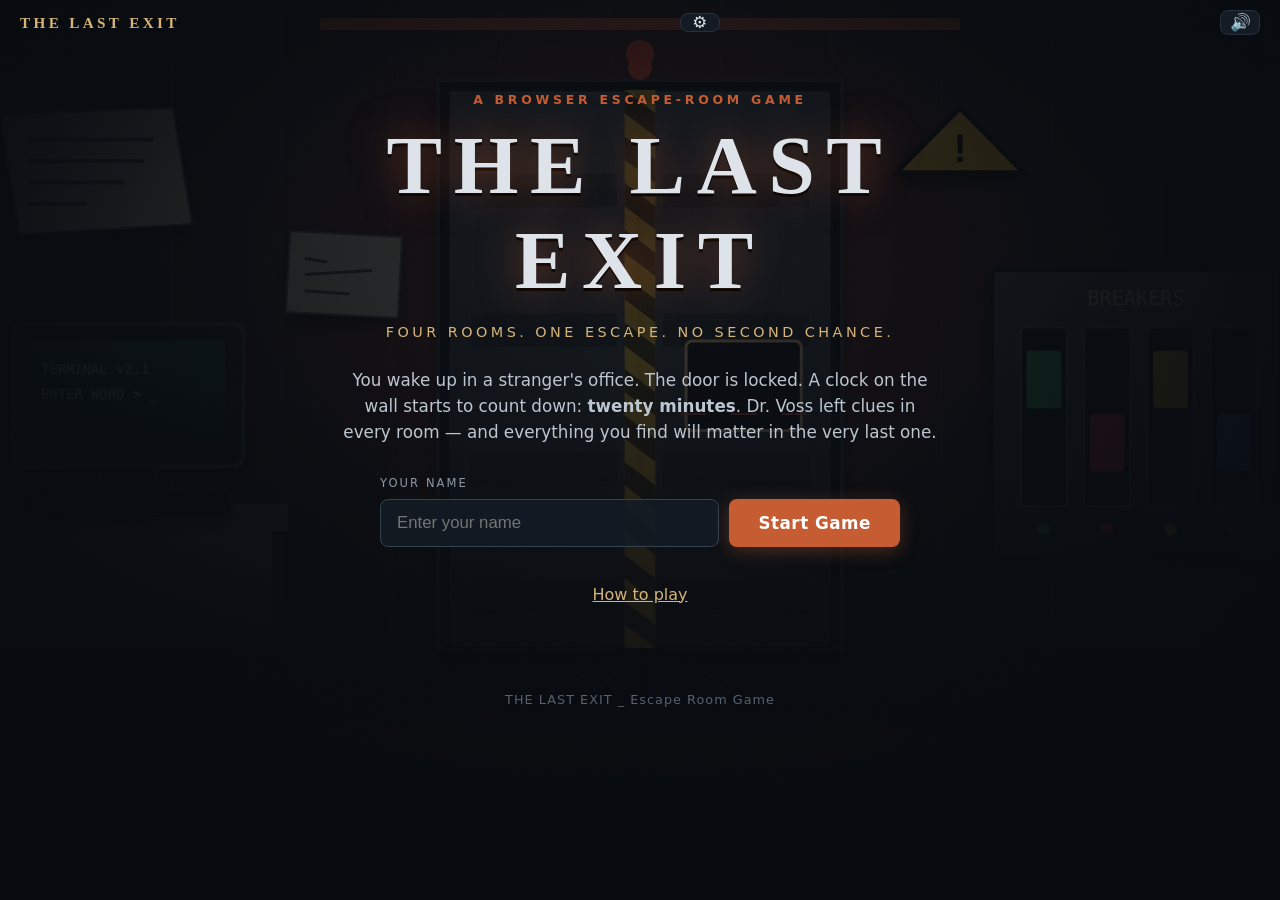
<file: index.html>
<!DOCTYPE html>
<html lang="en">

<head>
    <meta charset="UTF-8">
    <meta name="viewport" content="width=device-width, initial-scale=1">
    <title>THE LAST EXIT — Escape Room Game</title>
    <meta name="description"
        content="THE LAST EXIT — a browser escape-room puzzle game. Four rooms. One escape. No second chance.">
    <link rel="stylesheet" href="css/style.css">
    <link rel="stylesheet" href="css/home.css">
    <link rel="stylesheet" href="css/responsive.css">
</head>

<body data-page="home">
    <div class="bg-cinema" aria-hidden="true"></div>
    <header class="topbar simple">
        <span class="brand">THE LAST EXIT</span>
        <a class="icon-btn settings-shortcut" href="settings.html" aria-label="Game settings" title="Settings">⚙️</a>
        <button type="button" id="sound-toggle" class="icon-btn" aria-label="Sound">🔊</button>
    </header>

    <main class="hero">
        <p class="kicker">A browser escape-room game</p>
        <h1 class="title">THE LAST EXIT</h1>
        <p class="tagline">Four Rooms. One Escape. No Second Chance.</p>
        <p class="story">You wake up in a stranger's office. The door is locked. A clock on the wall starts to count
            down: <strong>twenty minutes</strong>. Dr. Voss left clues in every room — and everything you find will
            matter in the very last one.</p>

        <form id="start-form" class="start-form" novalidate>
            <label for="player-name">Your name</label>
            <div class="row">
                <input id="player-name" type="text" maxlength="16" autocomplete="nickname" placeholder="Enter your name"
                    required>
                <button type="submit" class="btn btn-primary btn-big">Start Game</button>
            </div>
            <p id="name-error" class="form-error" role="alert"></p>
        </form>

        <div id="continue-box" class="continue-box" hidden>
            <span id="continue-info"></span>
            <a class="btn btn-gold" href="levels.html">Continue Game</a>
        </div>

        <p id="best-record" class="best-record" hidden></p>
        <button type="button" id="reset-records-home" class="btn btn-reset-records" hidden>Reset Leaderboard</button>
        <p class="links"><a href="instructions.html">How to play</a></p>
    </main>

    <footer class="footer">THE LAST EXIT _ Escape Room Game</footer>
    <script src="js/storage.js"></script>
    <script src="js/score.js"></script>
    <script src="js/timer.js"></script>
    <script src="js/inventory.js"></script>
    <script src="js/puzzles.js"></script>
    <script src="js/game.js"></script>
    <script src="js/settings.js"></script>
    <script src="js/main.js"></script>
</body>

</html>
</file>
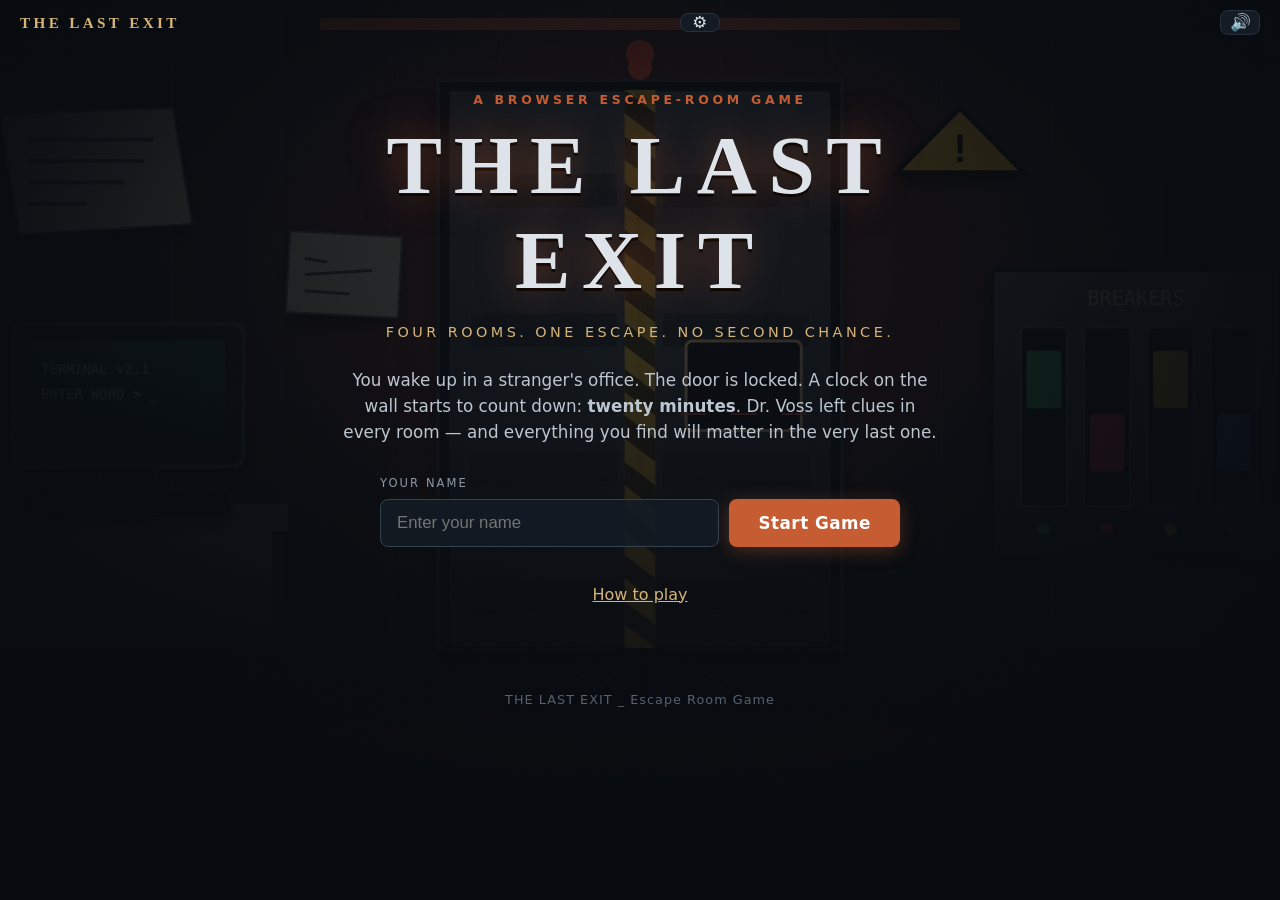
<file: game.html>
<!doctype html>
<html lang="en">
  <head>
    <meta charset="UTF-8" />
    <meta name="viewport" content="width=device-width, initial-scale=1" />
    <title>Game Room — THE LAST EXIT</title>
    <meta
      name="description"
      content="THE LAST EXIT — a browser escape-room puzzle game. Four rooms. One escape. No second chance."
    />
    <link rel="stylesheet" href="css/style.css" />
    <link rel="stylesheet" href="css/game.css" />
    <link rel="stylesheet" href="css/responsive.css" />
  </head>
  <body data-page="game" class="game-page">
    <header class="topbar">
      <a class="brand" href="index.html">THE LAST EXIT</a>
      <div class="hud">
        <div class="hud-box">
          <span class="hud-k">Player</span
          ><span class="hud-v" id="hud-player">—</span>
        </div>
        <div class="hud-box">
          <span class="hud-k">Score</span
          ><span class="hud-v" id="hud-score">0</span>
        </div>
        <div class="hud-box">
          <span class="hud-k">Time</span
          ><span class="hud-v" id="hud-time">20:00</span>
        </div>
        <a
          class="icon-btn settings-shortcut"
          href="settings.html"
          aria-label="Game settings"
          title="Settings"
          >⚙️</a
        >
        <button
          type="button"
          id="sound-toggle"
          class="icon-btn"
          aria-label="Sound"
        >
          🔊
        </button>
      </div>
    </header>
    <div class="game-layout">
      <section class="game-main">
        <div class="room-bar">
          <a class="btn btn-ghost btn-small" href="levels.html">← Rooms</a>
          <h1 id="room-title" class="room-title">ROOM</h1>
          <span id="room-diff" class="badge">—</span>
          <span class="room-prog"
            >Puzzles <strong id="room-progress">0 / 3</strong></span
          >
        </div>
        <div class="stage-wrap"><div id="stage" class="stage"></div></div>
        <p class="objective">
          <span class="eyebrow">Objective</span> <span id="objective"></span>
        </p>
      </section>

      <aside class="side">
        <div class="panel inv-panel">
          <h2>
            🎒 Inventory <span class="count" id="inventory-count">0</span>
          </h2>
          <div id="inventory-list" class="inv-list"></div>
        </div>
        <div class="panel">
          <h2>🧩 Progress</h2>
          <div class="bar"><div id="room-bar"></div></div>
          <p class="muted small">
            Total solved: <strong id="hud-total">0 / 12</strong>
          </p>
          <p class="muted small">
            Tip: hover over objects to see their names. Glowing dots mean "not
            inspected yet".
          </p>
        </div>
      </aside>
    </div>

    <div id="modal-overlay" class="modal-overlay" hidden>
      <div id="modal-box" class="modal-box" role="dialog" aria-modal="true">
        <div id="modal-content"></div>
        <button
          type="button"
          id="modal-close"
          class="modal-close"
          aria-label="Close"
        >
          ×
        </button>
      </div>
    </div>
    <script src="js/storage.js"></script>
    <script src="js/score.js"></script>
    <script src="js/timer.js"></script>
    <script src="js/inventory.js"></script>
    <script src="js/puzzles.js"></script>
    <script src="js/game.js"></script>
    <script src="js/settings.js"></script>
    <script src="js/main.js"></script>
  </body>
</html>
</file>
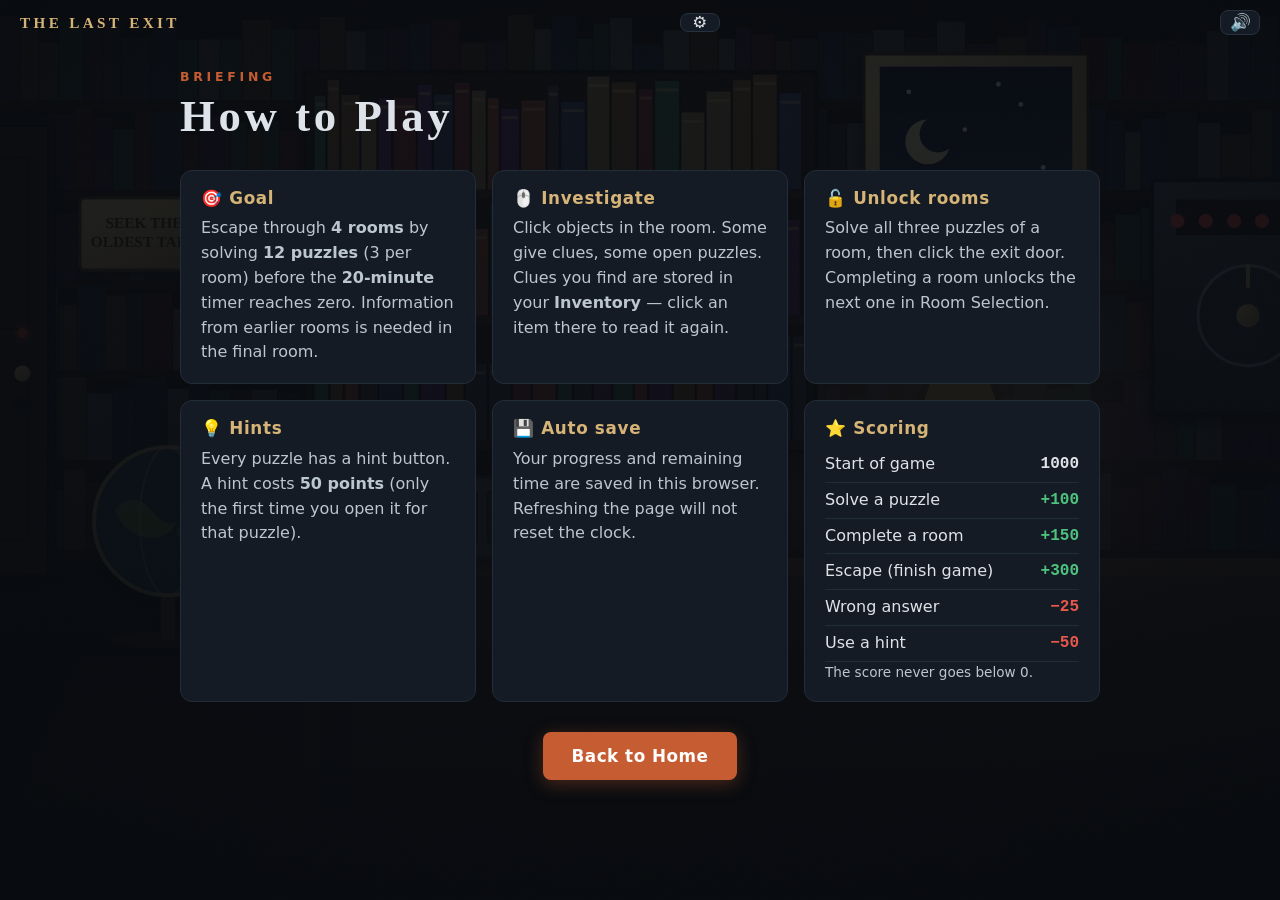
<file: instructions.html>
<!doctype html>
<html lang="en">
  <head>
    <!-- 1. Document Metadata and Page Configuration -->
    <meta charset="UTF-8" />
    <meta name="viewport" content="width=device-width, initial-scale=1" />
    <title>How to Play — THE LAST EXIT</title>
    <meta
      name="description"
      content="THE LAST EXIT — a browser escape-room puzzle game. Four rooms. One escape. No second chance."
    />
    <!-- 2. External Stylesheets -->
    <link rel="stylesheet" href="css/style.css" />
    <link rel="stylesheet" href="css/home.css" />
    <link rel="stylesheet" href="css/responsive.css" />
  </head>
  <body data-page="instructions">
    <!-- 3. Background Overlay -->
    <div class="bg-cinema dim" aria-hidden="true"></div>
    <!-- 4. Header and Navigation -->
    <header class="topbar simple">
      <a class="brand" href="index.html">THE LAST EXIT</a>
      <a
        class="icon-btn settings-shortcut"
        href="settings.html"
        aria-label="Game settings"
        title="Settings"
        >⚙️</a
      >
      <button
        type="button"
        id="sound-toggle"
        class="icon-btn"
        aria-label="Sound"
      >
        🔊
      </button>
    </header>
    <!-- 5. Main Briefing Section -->
    <main class="page">
      <p class="kicker">Briefing</p>
      <h1 class="page-title">How to Play</h1>
      <div class="info-grid">
        <!-- 6. Game Goal and Investigation -->
        <section class="panel">
          <h2>🎯 Goal</h2>
          <p>
            Escape through <strong>4 rooms</strong> by solving
            <strong>12 puzzles</strong> (3 per room) before the
            <strong>20-minute</strong> timer reaches zero. Information from
            earlier rooms is needed in the final room.
          </p>
        </section>
        <section class="panel">
          <h2>🖱️ Investigate</h2>
          <p>
            Click objects in the room. Some give clues, some open puzzles. Clues
            you find are stored in your <strong>Inventory</strong> — click an
            item there to read it again.
          </p>
        </section>
        <!-- 7. Room Unlocking and Hints -->
        <section class="panel">
          <h2>🔓 Unlock rooms</h2>
          <p>
            Solve all three puzzles of a room, then click the exit door.
            Completing a room unlocks the next one in Room Selection.
          </p>
        </section>
        <section class="panel">
          <h2>💡 Hints</h2>
          <p>
            Every puzzle has a hint button. A hint costs
            <strong>50 points</strong> (only the first time you open it for that
            puzzle).
          </p>
        </section>
        <!-- 8. Auto Save Information -->
        <section class="panel">
          <h2>💾 Auto save</h2>
          <p>
            Your progress and remaining time are saved in this browser.
            Refreshing the page will not reset the clock.
          </p>
        </section>
        <!-- 9. Scoring System -->
        <section class="panel">
          <h2>⭐ Scoring</h2>
          <table class="score-table">
            <tr>
              <td>Start of game</td>
              <td>1000</td>
            </tr>
            <tr>
              <td>Solve a puzzle</td>
              <td class="plus">+100</td>
            </tr>
            <tr>
              <td>Complete a room</td>
              <td class="plus">+150</td>
            </tr>
            <tr>
              <td>Escape (finish game)</td>
              <td class="plus">+300</td>
            </tr>
            <tr>
              <td>Wrong answer</td>
              <td class="minus">−25</td>
            </tr>
            <tr>
              <td>Use a hint</td>
              <td class="minus">−50</td>
            </tr>
          </table>
          <p class="muted small">The score never goes below 0.</p>
        </section>
      </div>

      <!-- Home Navigation -->
      <div class="center">
        <a id="go-btn" class="btn btn-primary btn-big" href="index.html"
          >Back to Home</a
        >
      </div>
    </main>
    <!-- 10. JavaScript Files and Game Functionality -->
    <script src="js/storage.js"></script>
    <script src="js/score.js"></script>
    <script src="js/timer.js"></script>
    <script src="js/inventory.js"></script>
    <script src="js/puzzles.js"></script>
    <script src="js/game.js"></script>
    <script src="js/settings.js"></script>
    <script src="js/main.js"></script>
  </body>
</html>
</file>
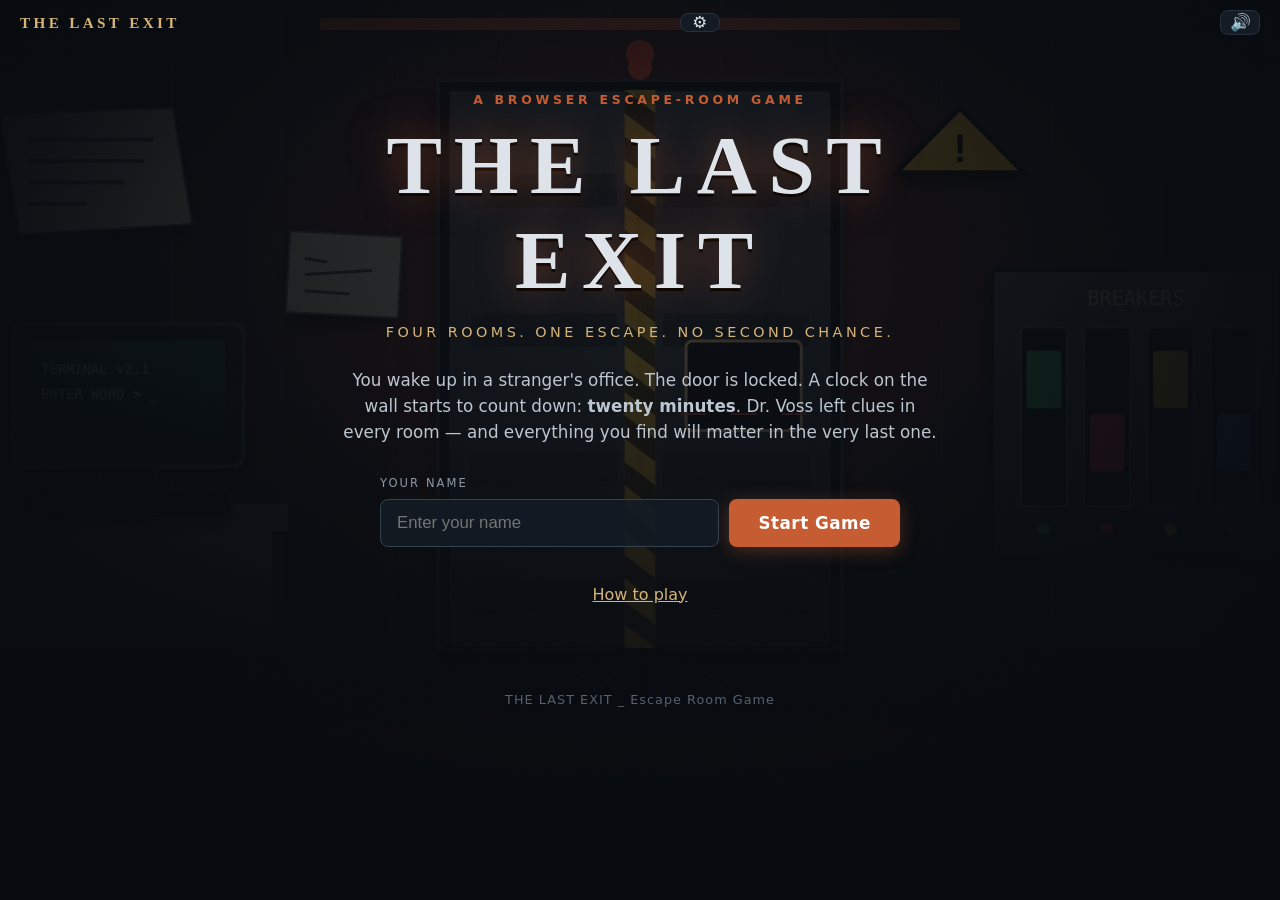
<file: levels.html>
<!doctype html>
<html lang="en">
  <head>
    <!-- 1. Document Metadata and Page Configuration -->
    <meta charset="UTF-8" />
    <meta name="viewport" content="width=device-width, initial-scale=1" />
    <title>Room Selection — THE LAST EXIT</title>
    <meta
      name="description"
      content="THE LAST EXIT — a browser escape-room puzzle game. Four rooms. One escape. No second chance."
    />
    <!-- 2. External Stylesheets -->
    <link rel="stylesheet" href="css/style.css" />
    <link rel="stylesheet" href="css/home.css" />
    <link rel="stylesheet" href="css/responsive.css" />
  </head>
  <body data-page="levels">
    <!-- 3. Background Overlay -->
    <div class="bg-cinema dim" aria-hidden="true"></div>
    <!-- 4. Header and Player Information -->
    <header class="topbar">
      <a class="brand" href="index.html">THE LAST EXIT</a>
      <div class="hud">
        <div class="hud-box">
          <span class="hud-k">Player</span
          ><span class="hud-v" id="hud-player">—</span>
        </div>
        <div class="hud-box">
          <span class="hud-k">Score</span
          ><span class="hud-v" id="hud-score">0</span>
        </div>
        <div class="hud-box">
          <span class="hud-k">Time</span
          ><span class="hud-v" id="hud-time">20:00</span>
        </div>
        <a
          class="icon-btn settings-shortcut"
          href="settings.html"
          aria-label="Game settings"
          title="Settings"
          >⚙️</a
        >
        <button
          type="button"
          id="sound-toggle"
          class="icon-btn"
          aria-label="Sound"
        >
          🔊
        </button>
      </div>
    </header>
    <!-- 5. Main Room Selection Content -->
    <main class="page wide">
      <p class="kicker">Room Selection</p>
      <h1 class="page-title">Choose a Room</h1>
      <!-- 6. Overall Game Progress -->
      <div class="overall">
        <div class="overall-top">
          <span>Overall progress</span
          ><span id="overall-label">0 / 12 puzzles solved</span>
        </div>
        <div class="bar"><div id="overall-bar"></div></div>
      </div>
      <!-- 7. Dynamic Room Cards Container -->
      <div id="level-grid" class="level-grid"></div>
      <!-- 8. Countdown Information -->
      <p class="muted small center">
        ⏱ The countdown keeps running while you are in this screen.
      </p>
      <!-- 9. Home Navigation -->
      <p class="center">
        <a id="quit-btn" class="link-quiet" href="index.html"
          >Leave to Home (progress is saved)</a
        >
      </p>
    </main>
    <!-- 10. JavaScript Files and Game Functionality -->
    <script src="js/storage.js"></script>
    <script src="js/score.js"></script>
    <script src="js/timer.js"></script>
    <script src="js/inventory.js"></script>
    <script src="js/puzzles.js"></script>
    <script src="js/game.js"></script>
    <script src="js/settings.js"></script>
    <script src="js/main.js"></script>
  </body>
</html>
</file>
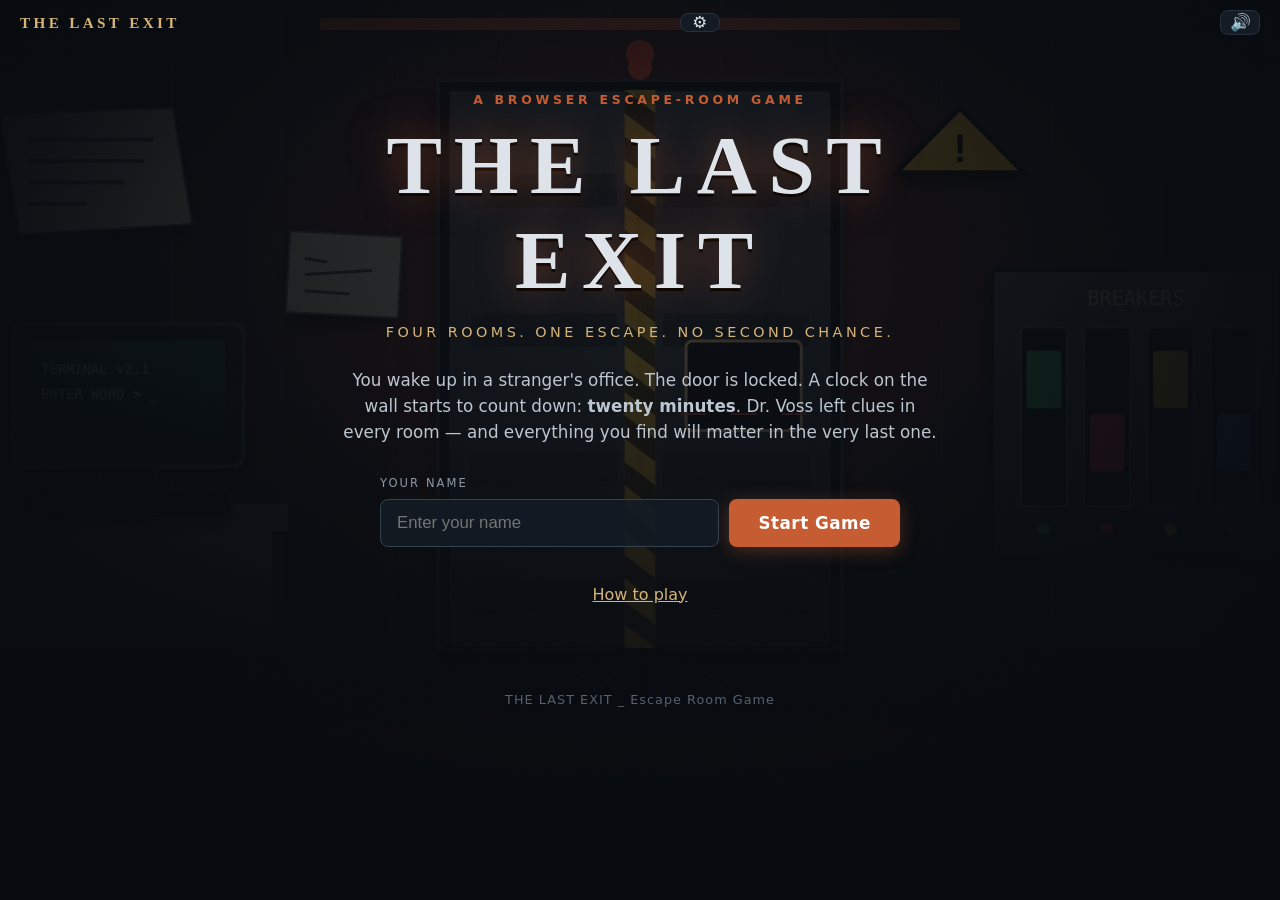
<file: result.html>
<!DOCTYPE html>
<html lang="en">

<head>
    <meta charset="UTF-8">
    <meta name="viewport" content="width=device-width, initial-scale=1">
    <title>Result — THE LAST EXIT</title>
    <meta name="description"
        content="THE LAST EXIT — a browser escape-room puzzle game. Four rooms. One escape. No second chance.">
    <link rel="stylesheet" href="css/style.css">
    <link rel="stylesheet" href="css/home.css">
    <link rel="stylesheet" href="css/responsive.css">
</head>

<body data-page="result">
    <div class="bg-cinema dim" aria-hidden="true"></div>
    <header class="topbar simple">
        <a class="brand" href="index.html">THE LAST EXIT</a>
        <a class="icon-btn settings-shortcut" href="settings.html" aria-label="Game settings" title="Settings">⚙️</a>
        <button type="button" id="sound-toggle" class="icon-btn" aria-label="Sound">🔊</button>
    </header>
    <main class="page result">
        <p id="result-kicker" class="kicker">RESULT</p>
        <h1 id="result-title" class="title">—</h1>
        <p id="result-msg" class="story"></p>

        <div class="stats">
            <div class="stat"><span class="stat-k">Player</span><span class="stat-v" id="res-name">—</span></div>
            <div class="stat big"><span class="stat-k">Final score</span><span class="stat-v" id="res-score">0</span>
            </div>
            <div class="stat"><span class="stat-k">Time remaining</span><span class="stat-v" id="res-time">00:00</span>
            </div>
            <div class="stat"><span class="stat-k">Puzzles solved</span><span class="stat-v" id="res-puzzles">0 /
                    12</span></div>
            <div class="stat"><span class="stat-k">Wrong answers</span><span class="stat-v" id="res-wrong">0</span>
            </div>
            <div class="stat"><span class="stat-k">Hints used</span><span class="stat-v" id="res-hints">0</span></div>
        </div>

        <div class="center actions">
            <a id="play-again" class="btn btn-primary btn-big" href="levels.html">Play Again</a>
            <a class="btn btn-ghost btn-big" href="index.html">Home</a>
        </div>

        <section class="panel records">
            <h2>🏆 Best records <span class="muted small">(this browser)</span></h2>
            <button type="button" id="reset-records-result" class="btn btn-reset-records btn-small">Reset
                Leaderboard</button>
            <table class="rec-table">
                <thead>
                    <tr>
                        <th>#</th>
                        <th>Player</th>
                        <th>Score</th>
                        <th>Time left</th>
                    </tr>
                </thead>
                <tbody id="records-body"></tbody>
            </table>
        </section>
    </main>
    <script src="js/storage.js"></script>
    <script src="js/score.js"></script>
    <script src="js/timer.js"></script>
    <script src="js/inventory.js"></script>
    <script src="js/puzzles.js"></script>
    <script src="js/game.js"></script>
    <script src="js/settings.js"></script>
    <script src="js/main.js"></script>
</body>

</html>
</file>
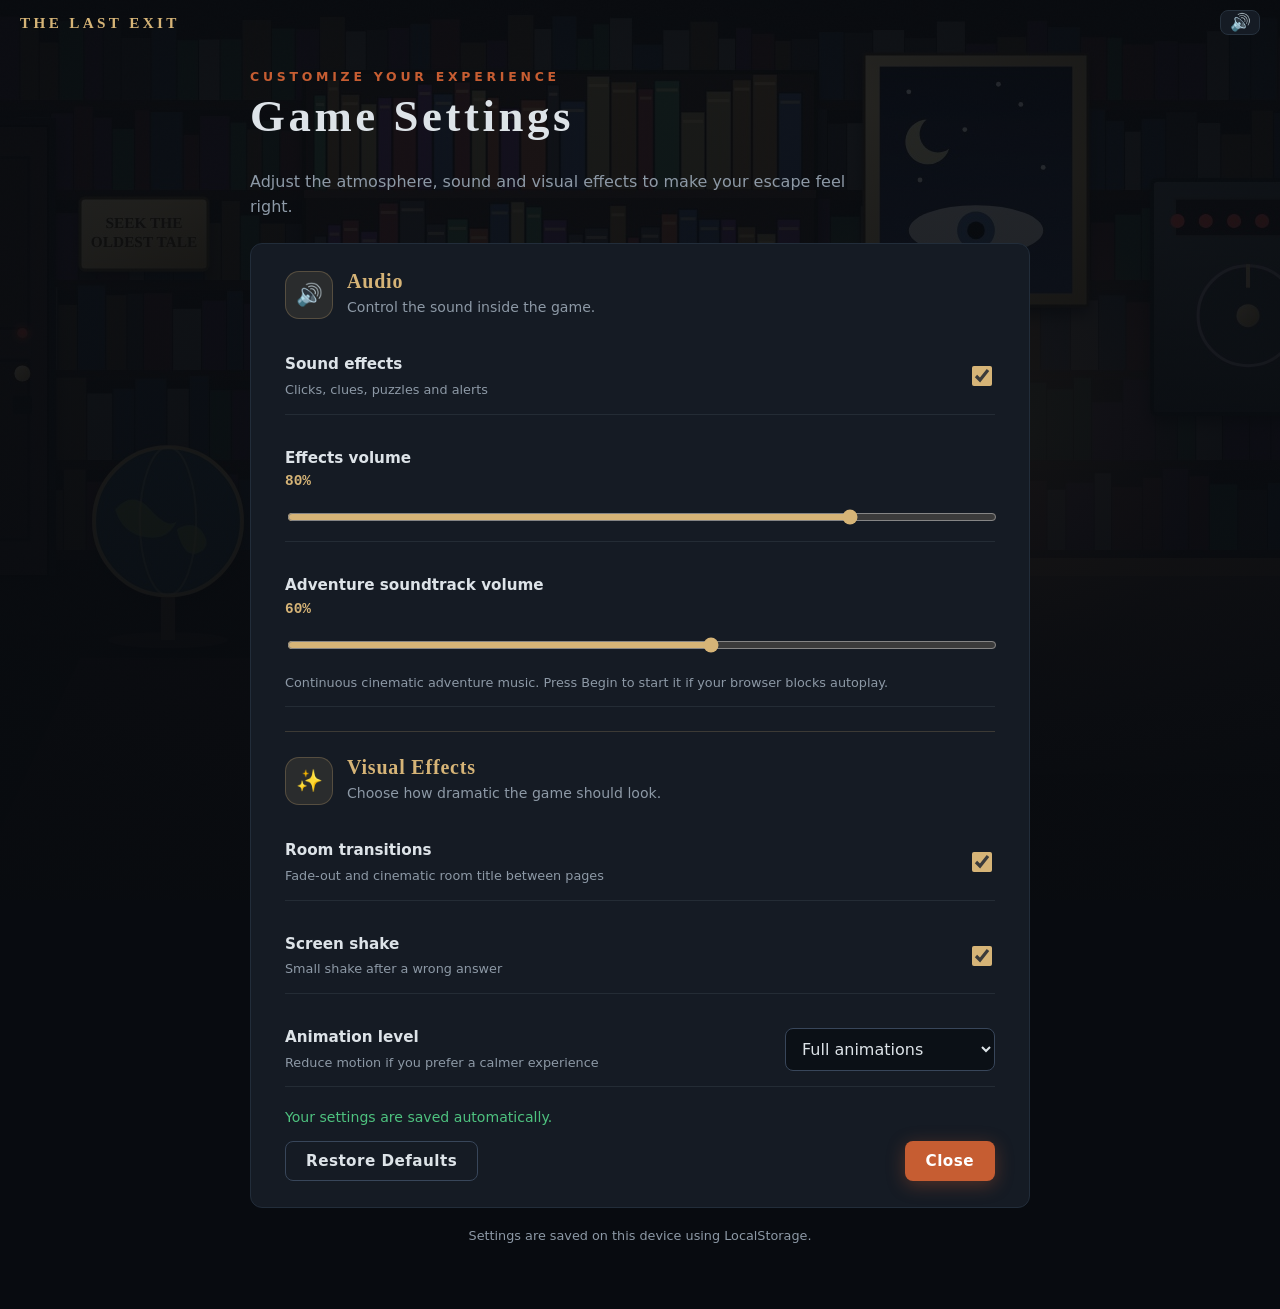
<file: settings.html>
<!DOCTYPE html>
<html lang="en">
<head>
  <meta charset="UTF-8">
  <meta name="viewport" content="width=device-width, initial-scale=1">
  <title>Settings — THE LAST EXIT</title>
  <meta name="description" content="Customize sound and visual effects in THE LAST EXIT.">
  <link rel="stylesheet" href="css/style.css">
  <link rel="stylesheet" href="css/home.css">
  <link rel="stylesheet" href="css/settings.css">
  <link rel="stylesheet" href="css/responsive.css">
</head>
<body data-page="settings">
  <div class="bg-cinema dim" aria-hidden="true"></div>
  <header class="topbar simple">
    <a class="brand" href="index.html">THE LAST EXIT</a>
    <button type="button" id="sound-toggle" class="icon-btn" aria-label="Sound">🔊</button>
  </header>

  <main class="page settings-page">
    <p class="kicker">Customize your experience</p>
    <h1 class="page-title">Game Settings</h1>
    <p class="settings-intro">Adjust the atmosphere, sound and visual effects to make your escape feel right.</p>

    <section class="panel settings-panel">
      <div class="settings-section">
        <div class="settings-heading"><span class="settings-icon">🔊</span><div><h2>Audio</h2><p>Control the sound inside the game.</p></div></div>
        <label class="setting-row" for="setting-sound-enabled">
          <span><strong>Sound effects</strong><small>Clicks, clues, puzzles and alerts</small></span>
          <input id="setting-sound-enabled" type="checkbox">
        </label>
        <label class="setting-range" for="setting-effects-volume">
          <span><strong>Effects volume</strong><output id="effects-volume-value">80%</output></span>
          <input id="setting-effects-volume" type="range" min="0" max="100" step="5">
        </label>
        <label class="setting-range" for="setting-ambient-volume">
          <span><strong>Adventure soundtrack volume</strong><output id="ambient-volume-value">35%</output></span>
          <input id="setting-ambient-volume" type="range" min="0" max="100" step="5">
          <small>Continuous cinematic adventure music. Press Begin to start it if your browser blocks autoplay.</small>
        </label>
      </div>

      <div class="settings-divider"></div>

      <div class="settings-section">
        <div class="settings-heading"><span class="settings-icon">✨</span><div><h2>Visual Effects</h2><p>Choose how dramatic the game should look.</p></div></div>
        <label class="setting-row" for="setting-transitions">
          <span><strong>Room transitions</strong><small>Fade-out and cinematic room title between pages</small></span>
          <input id="setting-transitions" type="checkbox">
        </label>
        <label class="setting-row" for="setting-shake">
          <span><strong>Screen shake</strong><small>Small shake after a wrong answer</small></span>
          <input id="setting-shake" type="checkbox">
        </label>
        <label class="setting-select" for="setting-motion">
          <span><strong>Animation level</strong><small>Reduce motion if you prefer a calmer experience</small></span>
          <select id="setting-motion">
            <option value="full">Full animations</option>
            <option value="reduced">Reduced animations</option>
            <option value="off">Animations off</option>
          </select>
        </label>
      </div>

      <p id="settings-feedback" class="settings-feedback" role="status">Your settings are saved automatically.</p>
      <div class="settings-actions">
        <button type="button" id="reset-settings" class="btn btn-ghost">Restore Defaults</button>
        <button type="button" id="close-settings" class="btn btn-primary">Close</button>
      </div>
    </section>
    <p class="center settings-footnote">Settings are saved on this device using LocalStorage.</p>
  </main>

  <script src="js/storage.js"></script>
  <script src="js/score.js"></script>
  <script src="js/timer.js"></script>
  <script src="js/inventory.js"></script>
  <script src="js/puzzles.js"></script>
  <script src="js/game.js"></script>
  <script src="js/settings.js"></script>
  <script src="js/main.js"></script>
</body>
</html>
</file>
<file: css/style.css>
/* style.css — shared base styles (all pages)

   Dark cinematic theme */
 :root {
     --bg: #080B10;
     --surface: #151B24;
     --card: #263341;
     --accent: #C65D32;
     --gold: #D6B477;
     --text: #DDE3E8;
     --muted: #8d99a6;
     --good: #4ec27f;
     --bad: #e5584a;
     --radius: 12px;
     --font-title: Georgia, "Times New Roman", serif;
     --font-body: "Segoe UI", system-ui, -apple-system, Roboto, Helvetica, Arial, sans-serif;
 }

 * {
     box-sizing: border-box;
 }

 html {
     -webkit-text-size-adjust: 100%;
 }

 body {
     margin: 0;
     min-height: 100vh;
     background: var(--bg);
     color: var(--text);
     font-family: var(--font-body);
     line-height: 1.55;
 }

 h1,
 h2,
 h3 {
     margin: 0 0 .5em;
     line-height: 1.15;
 }

 p {
     margin: 0 0 1em;
 }

 a {
     color: var(--gold);
 }

 img {
     max-width: 100%;
     display: block;
 }

 [hidden] {
     display: none !important;
 }

 :focus-visible {
     outline: 2px solid var(--gold);
     outline-offset: 2px;
 }

 .muted {
     color: var(--muted);
 }

 .small {
     font-size: .85rem;
 }

 .center {
     text-align: center;
 }

 .plus {
     color: var(--good);
 }

 .minus {
     color: var(--bad);
 }

 /* ---------- top bar & HUD ---------- */
 .topbar {
     position: sticky;
     top: 0;
     z-index: 20;
     display: flex;
     align-items: center;
     justify-content: space-between;
     gap: 12px;
     padding: 10px 20px;
     background: rgba(8, 11, 16, .86);
     backdrop-filter: blur(8px);
     border-bottom: 1px solid rgba(214, 180, 119, .18);
 }

 .brand {
     font-family: var(--font-title);
     letter-spacing: .22em;
     font-weight: 700;
     font-size: .95rem;
     color: var(--gold);
     text-decoration: none;
     text-transform: uppercase;
 }

 .hud {
     display: flex;
     align-items: stretch;
     gap: 8px;
 }

 .hud-box {
     display: flex;
     flex-direction: column;
     justify-content: center;
     min-width: 78px;
     padding: 4px 12px;
     background: var(--surface);
     border: 1px solid #26313d;
     border-radius: 8px;
     text-align: center;
 }

 .hud-k {
     font-size: .62rem;
     letter-spacing: .14em;
     text-transform: uppercase;
     color: var(--muted);
 }

 .hud-v {
     font-family: "Courier New", monospace;
     font-weight: 700;
     font-size: 1.05rem;
     color: var(--text);
     white-space: nowrap;
     overflow: hidden;
     text-overflow: ellipsis;
     max-width: 120px;
 }

 .hud-box.warn .hud-v {
     color: #f0a640;
 }

 .hud-box.danger {
     border-color: var(--bad);
     animation: pulse 1s infinite;
 }

 .hud-box.danger .hud-v {
     color: var(--bad);
 }

 @keyframes pulse {
     50% {
         box-shadow: 0 0 14px rgba(229, 88, 74, .65);
     }
 }

 .icon-btn {
     width: 40px;
     border: 1px solid #26313d;
     border-radius: 8px;
     background: var(--surface);
     color: var(--text);
     font-size: 1.05rem;
     cursor: pointer;
 }

 .icon-btn:hover {
     border-color: var(--gold);
 }

 /* buttons */
 .btn {
     display: inline-block;
     cursor: pointer;
     text-decoration: none;
     text-align: center;
     padding: 10px 20px;
     border-radius: 8px;
     border: 1px solid transparent;
     font: 600 .95rem var(--font-body);
     letter-spacing: .03em;
     color: var(--text);
     transition: transform .12s, background .15s, border-color .15s, box-shadow .15s;
 }

 .btn:hover {
     transform: translateY(-1px);
 }

 .btn:active {
     transform: translateY(0);
 }

 .btn-primary {
     background: var(--accent);
     color: #fff;
     box-shadow: 0 4px 18px rgba(198, 93, 50, .35);
 }

 .btn-primary:hover {
     background: #d96a3c;
 }

 .btn-gold {
     background: var(--gold);
     color: #1b1408;
 }

 .btn-gold:hover {
     background: #e4c488;
 }

 .btn-ghost {
     background: transparent;
     border-color: #38465a;
     color: var(--text);
 }

 .btn-ghost:hover {
     border-color: var(--gold);
     color: var(--gold);
 }

 .btn-disabled,
 .btn:disabled {
     background: #1d2631;
     color: #66717e;
     cursor: not-allowed;
     transform: none;
     box-shadow: none;
 }

 .btn-big {
     padding: 13px 28px;
     font-size: 1.05rem;
 }

 .btn-small {
     padding: 6px 12px;
     font-size: .85rem;
 }

 /* panels, badges */
 .panel {
     background: var(--surface);
     border: 1px solid #222d3a;
     border-radius: var(--radius);
     padding: 18px 20px;
 }

 .panel h2 {
     font-size: 1.05rem;
     color: var(--gold);
     letter-spacing: .04em;
 }

 .eyebrow {
     font-size: .7rem;
     letter-spacing: .2em;
     text-transform: uppercase;
     color: var(--accent);
     font-weight: 700;
 }

 .kicker {
     font-size: .78rem;
     letter-spacing: .3em;
     text-transform: uppercase;
     color: var(--accent);
     font-weight: 700;
     margin-bottom: .4em;
 }

 .badge {
     display: inline-block;
     padding: 2px 10px;
     border-radius: 99px;
     font-size: .7rem;
     font-weight: 700;
     letter-spacing: .1em;
     text-transform: uppercase;
     background: #26313d;
     color: var(--text);
 }

 .diff-easy {
     background: rgba(78, 194, 127, .18);
     color: #66d49a;
 }

 .diff-medium {
     background: rgba(230, 194, 41, .18);
     color: #e6c229;
 }

 .diff-hard {
     background: rgba(229, 140, 60, .2);
     color: #f0a057;
 }

 .diff-expert {
     background: rgba(229, 88, 74, .2);
     color: #ef6d5f;
 }

 .bar {
     height: 8px;
     background: #0d1219;
     border-radius: 99px;
     overflow: hidden;
     border: 1px solid #222d3a;
 }

 .bar>div {
     height: 100%;
     width: 0;
     background: linear-gradient(90deg, var(--accent), var(--gold));
     transition: width .4s;
 }

 /* ---------- toasts & score pops ---------- */
 .toasts {
     position: fixed;
     right: 16px;
     bottom: 16px;
     z-index: 80;
     display: flex;
     flex-direction: column;
     gap: 8px;
     align-items: flex-end;
 }

 .toast {
     background: #1b2430;
     color: var(--text);
     border: 1px solid var(--gold);
     padding: 9px 14px;
     border-radius: 8px;
     font-size: .88rem;
     box-shadow: 0 6px 22px rgba(0, 0, 0, .5);
     animation: toast-in .25s ease-out;
 }

 .toast.out {
     opacity: 0;
     transform: translateX(20px);
     transition: all .45s;
 }

 @keyframes toast-in {
     from {
         opacity: 0;
         transform: translateX(24px);
     }
 }

 .score-pop {
     position: fixed;
     z-index: 90;
     transform: translateX(-50%);
     font: 800 1.2rem "Courier New", monospace;
     pointer-events: none;
     animation: pop-up 1.2s ease-out forwards;
 }

 .score-pop.plus {
     color: var(--good);
     text-shadow: 0 0 10px rgba(78, 194, 127, .6);
 }

 .score-pop.minus {
     color: var(--bad);
     text-shadow: 0 0 10px rgba(229, 88, 74, .6);
 }

 @keyframes pop-up {
     from {
         opacity: 1;
         margin-top: 0;
     }

     to {
         opacity: 0;
         margin-top: 34px;
     }
 }

 /* modal */
 .modal-overlay {
     position: fixed;
     inset: 0;
     z-index: 60;
     display: flex;
     align-items: center;
     justify-content: center;
     padding: 16px;
     background: rgba(3, 5, 8, .78);
     backdrop-filter: blur(4px);
     animation: fade-in .2s;
 }

 @keyframes fade-in {
     from {
         opacity: 0;
     }
 }

 .modal-box {
     position: relative;
     width: 100%;
     max-width: 540px;
     max-height: calc(100vh - 32px);
     overflow-y: auto;
     background: linear-gradient(180deg, #1a232f, #121921);
     border: 1px solid rgba(214, 180, 119, .35);
     border-radius: 14px;
     padding: 26px 26px 22px;
     box-shadow: 0 20px 70px rgba(0, 0, 0, .7);
     animation: modal-in .22s ease-out;
 }

 @keyframes modal-in {
     from {
         opacity: 0;
         transform: translateY(14px) scale(.97);
     }
 }

 .modal-box.success {
     border-color: var(--good);
     box-shadow: 0 20px 70px rgba(0, 0, 0, .7), 0 0 36px rgba(78, 194, 127, .25);
 }

 .modal-box.shake {
     animation: shake .45s;
     border-color: var(--bad);
 }

 @keyframes shake {

     0%,
     100% {
         transform: translateX(0);
     }

     18% {
         transform: translateX(-12px);
     }

     36% {
         transform: translateX(10px);
     }

     54% {
         transform: translateX(-8px);
     }

     72% {
         transform: translateX(6px);
     }

     90% {
         transform: translateX(-3px);
     }
 }

 .modal-close {
     position: absolute;
     top: 8px;
     right: 10px;
     width: 32px;
     height: 32px;
     background: transparent;
     border: 0;
     color: var(--muted);
     font-size: 1.6rem;
     cursor: pointer;
     line-height: 1;
 }

 .modal-close:hover {
     color: var(--text);
 }

 .modal-head {
     display: flex;
     align-items: center;
     gap: 12px;
     margin-bottom: 12px;
     padding-right: 26px;
 }

 .modal-head h2 {
     margin: 0;
     font-family: var(--font-title);
     font-size: 1.4rem;
     letter-spacing: .04em;
     color: var(--gold);
 }

 .modal-head.intro {
     flex-direction: column;
     align-items: flex-start;
     gap: 4px;
 }

 .modal-head.intro h2 {
     font-size: 1.9rem;
     letter-spacing: .12em;
 }

 .modal-icon {
     font-size: 1.7rem;
 }

 .modal-text {
     color: #c7d0d9;
     font-size: 1rem;
 }

 .modal-note {
     color: var(--gold);
     font-size: .9rem;
     margin: 12px 0 0;
     padding: 8px 12px;
     background: rgba(214, 180, 119, .08);
     border-left: 3px solid var(--gold);
     border-radius: 4px;
 }

 .modal-actions {
     display: flex;
     flex-wrap: wrap;
     justify-content: flex-end;
     gap: 10px;
     margin-top: 20px;
 }

 .reward-list {
     display: flex;
     flex-wrap: wrap;
     gap: 8px;
     margin: 6px 0 0;
 }

 .reward {
     padding: 5px 12px;
     border-radius: 99px;
     background: rgba(78, 194, 127, .14);
     border: 1px solid rgba(78, 194, 127, .4);
     font-size: .85rem;
 }

 /* ---------- footer ---------- */
 .footer {
     text-align: center;
     padding: 26px 16px;
     color: #566270;
     font-size: .8rem;
     letter-spacing: .08em;
 }

 @media (prefers-reduced-motion: reduce) {
     * {
         animation-duration: .01ms !important;
         transition-duration: .01ms !important;
     }
 }

 /* cinematic room/page effects */
 .settings-shortcut {
     display: inline-flex;
     align-items: center;
     justify-content: center;
     text-decoration: none;
     line-height: 1;
 }

 .page-transition {
     position: fixed;
     inset: 0;
     z-index: 200;
     display: flex;
     align-items: center;
     justify-content: center;
     padding: 24px;
     background:
         radial-gradient(ellipse at center, rgba(48, 42, 32, .42), transparent 58%),
         rgba(4, 6, 9, .97);
     opacity: 0;
     pointer-events: none;
     transition: opacity .42s ease;
 }

 .page-transition.visible {
     opacity: 1;
 }

 .transition-content {
     text-align: center;
     max-width: 620px;
     transform: translateY(14px);
     transition: transform .5s ease;
 }

 .page-transition.visible .transition-content {
     transform: translateY(0);
 }

 .transition-mark {
     color: var(--gold);
     font: 700 .72rem var(--font-body);
     letter-spacing: .38em;
 }

 .transition-content h2 {
     margin: 18px 0 8px;
     color: #f0e2c6;
     font: 700 clamp(1.5rem, 5vw, 2.8rem) var(--font-title);
     letter-spacing: .1em;
 }

 .transition-content p {
     color: var(--muted);
     letter-spacing: .08em;
 }

 .transition-line {
     display: block;
     width: 0;
     height: 2px;
     margin: 26px auto 0;
     background: linear-gradient(90deg, transparent, var(--gold), transparent);
     transition: width .55s ease .08s;
 }

 .page-transition.visible .transition-line {
     width: min(260px, 70vw);
 }

 .screen-shake {
     animation: full-screen-shake .38s ease;
 }

 @keyframes full-screen-shake {

     0%,
     100% {
         transform: translateX(0);
     }

     20% {
         transform: translateX(-5px);
     }

     40% {
         transform: translateX(5px);
     }

     60% {
         transform: translateX(-3px);
     }

     80% {
         transform: translateX(2px);
     }
 }

 [data-motion="reduced"] .page-transition {
     transition-duration: .2s;
 }

 [data-motion="reduced"] .transition-content,
 [data-motion="reduced"] .transition-line {
     transition-duration: .2s;
 }

 [data-motion="reduced"] .hs-mark {
     animation-duration: 3s;
 }

 [data-motion="off"] *,
 [data-motion="off"] *::before,
 [data-motion="off"] *::after {
     animation: none !important;
     transition: none !important;
     scroll-behavior: auto !important;
 }
</file>
<file: css/home.css>
/* home.css — Home, Instructions, Room Selection, Result pages */
.bg-cinema {
    position: fixed;
    inset: 0;
    z-index: -1;
    background:
        radial-gradient(ellipse at 50% 40%, rgba(8, 11, 16, .25), rgba(8, 11, 16, .92) 75%),
        linear-gradient(180deg, rgba(8, 11, 16, .55), rgba(8, 11, 16, .9)),
        url(../assets/images/final-room.jpg) center / cover no-repeat;
    filter: saturate(.9);
}

.bg-cinema.dim {
    background:
        linear-gradient(180deg, rgba(8, 11, 16, .86), rgba(8, 11, 16, .96)),
        url(../assets/images/library.jpg) center / cover no-repeat;
}

.topbar.simple {
    background: transparent;
    border-bottom: 0;
    backdrop-filter: none;
    position: relative;
}

/* ---------- home ---------- */
.hero {
    max-width: 720px;
    margin: 0 auto;
    padding: 5vh 20px 40px;
    text-align: center;
}

.title {
    font-family: var(--font-title);
    font-weight: 700;
    font-size: clamp(2.6rem, 9vw, 5.2rem);
    letter-spacing: .14em;
    margin: .1em 0 .15em;
    color: var(--text);
    text-shadow: 0 0 40px rgba(198, 93, 50, .55), 0 3px 0 #000;
}

.tagline {
    color: var(--gold);
    letter-spacing: .24em;
    text-transform: uppercase;
    font-size: .9rem;
    margin-bottom: 1.6em;
}

.story {
    max-width: 600px;
    margin: 0 auto 1.8em;
    color: #bcc6d0;
    font-size: 1.05rem;
}

.start-form {
    max-width: 520px;
    margin: 0 auto;
    text-align: left;
}

.start-form label {
    display: block;
    font-size: .72rem;
    letter-spacing: .18em;
    text-transform: uppercase;
    color: var(--muted);
    margin-bottom: 6px;
}

.start-form .row {
    display: flex;
    gap: 10px;
}

.start-form input {
    flex: 1;
    min-width: 0;
    padding: 13px 16px;
    font-size: 1.05rem;
    background: rgba(21, 27, 36, .9);
    color: var(--text);
    border: 1px solid #34414f;
    border-radius: 8px;
}

.start-form input:focus {
    border-color: var(--gold);
    outline: none;
    box-shadow: 0 0 0 3px rgba(214, 180, 119, .18);
}

.form-error {
    color: var(--bad);
    min-height: 1.4em;
    margin: 6px 0 0;
    font-size: .88rem;
}

.continue-box {
    display: flex;
    align-items: center;
    justify-content: space-between;
    gap: 12px;
    flex-wrap: wrap;
    max-width: 520px;
    margin: 14px auto 0;
    padding: 12px 16px;
    text-align: left;
    background: rgba(21, 27, 36, .85);
    border: 1px solid rgba(214, 180, 119, .4);
    border-radius: 10px;
    font-size: .92rem;
}

.best-record {
    margin-top: 18px;
    color: var(--gold);
    font-size: .92rem;
}

.links {
    margin-top: 10px;
}

/* generic pages */
.page {
    max-width: 960px;
    margin: 0 auto;
    padding: 22px 20px 50px;
}

.page.wide {
    max-width: 1180px;
}

.page-title {
    font-family: var(--font-title);
    font-size: clamp(1.8rem, 5vw, 2.8rem);
    letter-spacing: .08em;
    margin-bottom: .6em;
}

.info-grid {
    display: grid;
    grid-template-columns: repeat(auto-fit, minmax(280px, 1fr));
    gap: 16px;
    margin-bottom: 30px;
}

.info-grid .panel p {
    color: #bcc6d0;
    margin-bottom: 0;
}

.score-table {
    width: 100%;
    border-collapse: collapse;
}

.score-table td {
    padding: 5px 0;
    border-bottom: 1px solid #222d3a;
}

.score-table td:last-child {
    text-align: right;
    font-family: "Courier New", monospace;
    font-weight: 700;
}


/* level selection 
 */
.overall {
    max-width: 520px;
    margin-bottom: 26px;
}

.overall-top {
    display: flex;
    justify-content: space-between;
    font-size: .85rem;
    color: var(--muted);
    margin-bottom: 6px;
}

.level-grid {
    display: grid;
    grid-template-columns: repeat(auto-fit, minmax(250px, 1fr));
    gap: 20px;
    margin-bottom: 26px;
}

.level-card {
    background: var(--surface);
    border: 1px solid #222d3a;
    border-radius: 14px;
    overflow: hidden;
    display: flex;
    flex-direction: column;
    transition: transform .18s, border-color .18s, box-shadow .18s;
}

.level-card.unlocked:hover,
.level-card.completed:hover {
    transform: translateY(-4px);
    border-color: var(--gold);
    box-shadow: 0 12px 34px rgba(0, 0, 0, .55);
}

.level-card.completed {
    border-color: rgba(78, 194, 127, .5);
}

.level-thumb {
    position: relative;
    height: 150px;
    background-size: cover;
    background-position: center;
}

.level-card.locked .level-thumb {
    filter: grayscale(1) brightness(.45);
}

.level-num {
    position: absolute;
    left: 12px;
    top: 8px;
    font: 800 2rem var(--font-title);
    color: rgba(255, 255, 255, .85);
    text-shadow: 0 2px 8px #000;
}

.level-lock {
    position: absolute;
    inset: 0;
    display: flex;
    align-items: center;
    justify-content: center;
    font-size: 2.4rem;
}

.level-body {
    padding: 14px 16px 16px;
    display: flex;
    flex-direction: column;
    flex: 1;
}

.level-body h3 {
    font-family: var(--font-title);
    letter-spacing: .08em;
    color: var(--text);
    margin: 8px 0 4px;
}

.level-body p {
    color: var(--muted);
    font-size: .9rem;
    flex: 1;
}

.level-top {
    display: flex;
    justify-content: space-between;
    align-items: center;
}

.status {
    font-size: .72rem;
    letter-spacing: .1em;
    text-transform: uppercase;
    font-weight: 700;
}

.status-locked {
    color: #66717e;
}

.status-unlocked {
    color: var(--gold);
}

.status-completed {
    color: var(--good);
}

.mini-progress {
    height: 5px;
    background: #0d1219;
    border-radius: 99px;
    overflow: hidden;
    margin: 6px 0 4px;
}

.mini-progress>div {
    height: 100%;
    background: var(--gold);
}

.mini-label {
    font-size: .78rem;
    color: var(--muted);
    margin-bottom: 12px;
}

.link-quiet {
    color: var(--muted);
    font-size: .85rem;
}

/* result  */
.result {
    text-align: center;
    max-width: 820px;
}

.result .title {
    font-size: clamp(2.4rem, 8vw, 4.4rem);
}

body.victory .title {
    color: var(--gold);
    text-shadow: 0 0 40px rgba(214, 180, 119, .55), 0 3px 0 #000;
}

body.gameover .title {
    color: var(--bad);
    text-shadow: 0 0 40px rgba(229, 88, 74, .5), 0 3px 0 #000;
}

body.victory .kicker {
    color: var(--good);
}

body.gameover .kicker {
    color: var(--bad);
}

.stats {
    display: grid;
    grid-template-columns: repeat(auto-fit, minmax(150px, 1fr));
    gap: 12px;
    margin: 26px 0;
}

.stat {
    background: var(--surface);
    border: 1px solid #222d3a;
    border-radius: 10px;
    padding: 14px 10px;
    display: flex;
    flex-direction: column;
    gap: 4px;
}

.stat.big {
    border-color: rgba(214, 180, 119, .55);
    background: linear-gradient(180deg, #1c2430, #151b24);
}

.stat-k {
    font-size: .68rem;
    letter-spacing: .15em;
    text-transform: uppercase;
    color: var(--muted);
}

.stat-v {
    font: 700 1.4rem "Courier New", monospace;
    word-break: break-word;
}

.stat.big .stat-v {
    color: var(--gold);
    font-size: 1.9rem;
}

.actions {
    display: flex;
    gap: 12px;
    justify-content: center;
    flex-wrap: wrap;
    margin-bottom: 30px;
}

.records {
    text-align: left;
}

.rec-table {
    width: 100%;
    border-collapse: collapse;
    margin-top: 8px;
}

.rec-table th,
.rec-table td {
    padding: 8px 10px;
    border-bottom: 1px solid #222d3a;
    text-align: left;
}

.rec-table th {
    font-size: .72rem;
    letter-spacing: .12em;
    text-transform: uppercase;
    color: var(--muted);
}

/* reset local leaderboard */
.btn-reset-records {
    margin-top: 12px;
    background: rgba(150, 52, 48, .12);
    border-color: rgba(229, 88, 74, .55);
    color: #f08a80;
}

.btn-reset-records:hover {
    background: rgba(150, 52, 48, .28);
    border-color: #e5584a;
    color: #ffd0ca;
}
</file>
<file: css/responsive.css>
/* responsive.css — tablet & mobile adjustments */
@media (max-width: 1000px) {
    .game-layout {
        grid-template-columns: 1fr;
    }

    .side {
        flex-direction: row;
        flex-wrap: wrap;
    }

    .side .panel {
        flex: 1 1 280px;
    }

    .inv-list {
        max-height: 240px;
    }
}

@media (max-width: 640px) {
    .topbar {
        padding: 8px 10px;
        flex-wrap: wrap;
        justify-content: center;
    }

    .hud {
        gap: 5px;
    }

    .hud-box {
        min-width: 0;
        padding: 3px 8px;
    }

    .hud-v {
        font-size: .9rem;
        max-width: 80px;
    }

    .hud-k {
        font-size: .55rem;
    }

    .brand {
        font-size: .8rem;
        letter-spacing: .16em;
    }

    .icon-btn {
        width: 34px;
    }

    .hero {
        padding-top: 3vh;
    }

    .start-form .row {
        flex-direction: column;
    }

    .story {
        font-size: .98rem;
    }

    .game-layout {
        padding: 10px 10px 24px;
        gap: 12px;
    }

    .room-bar {
        gap: 8px;
    }

    .room-title {
        font-size: 1rem;
    }

    .room-prog {
        margin-left: 0;
        width: 100%;
    }

    .hs-label {
        font-size: .65rem;
        padding: 2px 6px;
    }

    .hs-mark {
        width: 10px;
        height: 10px;
        top: -4px;
        right: -4px;
    }

    .objective {
        font-size: .88rem;
    }

    .modal-box {
        padding: 20px 16px 16px;
    }

    .modal-head h2 {
        font-size: 1.15rem;
    }

    .modal-head.intro h2 {
        font-size: 1.5rem;
    }

    .slot {
        width: 46px;
        height: 46px;
        font-size: 1.5rem;
    }

    .pz-opt {
        width: 54px;
        height: 54px;
        font-size: 1.6rem;
    }

    .pz-names span {
        width: 54px;
        font-size: .62rem;
    }

    .pz-switches {
        gap: 6px;
    }

    .pz-switch {
        width: 62px;
    }

    .pz-input {
        font-size: 1.1rem;
        letter-spacing: .15em;
    }

    .stats {
        grid-template-columns: repeat(2, 1fr);
    }

    .level-grid {
        grid-template-columns: 1fr;
    }

    .toasts {
        left: 10px;
        right: 10px;
        align-items: stretch;
    }
}
</file>
<file: css/game.css>
/* game.css — game room, hotspots, inventory, puzzle modals

*/
.game-page {
  background: radial-gradient(ellipse at 50% 0, #121a24, var(--bg) 60%);
}
.game-layout {
  display: grid;
  grid-template-columns: minmax(0, 1fr) 300px;
  gap: 18px;
  max-width: 1500px;
  margin: 0 auto;
  padding: 14px 18px 30px;
}
.room-bar {
  display: flex;
  align-items: center;
  gap: 12px;
  flex-wrap: wrap;
  margin-bottom: 10px;
}
.room-title {
  margin: 0;
  font-family: var(--font-title);
  font-size: 1.25rem;
  letter-spacing: 0.1em;
}
.room-prog {
  margin-left: auto;
  color: var(--muted);
  font-size: 0.9rem;
}
.room-prog strong {
  color: var(--gold);
  font-family: "Courier New", monospace;
}

.stage-wrap {
  border: 1px solid rgba(214, 180, 119, 0.3);
  border-radius: 12px;
  overflow: hidden;
  box-shadow: 0 18px 60px rgba(0, 0, 0, 0.65);
  background: #000;
}
.stage {
  position: relative;
  width: 100%;
  aspect-ratio: 16 / 9;
}
.room-img {
  position: absolute;
  inset: 0;
  width: 100%;
  height: 100%;
  object-fit: cover;
  user-select: none;
  -webkit-user-drag: none;
}
.objective {
  margin: 12px 2px 0;
  color: #bcc6d0;
  font-size: 0.95rem;
}
.objective .eyebrow {
  margin-right: 8px;
}

/* hotspots */
.hotspot {
  position: absolute;
  padding: 0;
  background: transparent;
  cursor: pointer;
  border: 2px solid transparent;
  border-radius: 6px;
  transition:
    border-color 0.15s,
    background 0.15s,
    box-shadow 0.15s;
}
.hotspot:hover,
.hotspot:focus-visible {
  border-color: var(--gold);
  background: rgba(214, 180, 119, 0.14);
  box-shadow: 0 0 18px rgba(214, 180, 119, 0.45);
  z-index: 5;
}
.hs-label {
  position: absolute;
  left: 50%;
  bottom: calc(100% + 6px);
  transform: translateX(-50%) translateY(4px);
  white-space: nowrap;
  padding: 3px 10px;
  border-radius: 6px;
  font-size: 0.78rem;
  font-weight: 600;
  background: rgba(8, 11, 16, 0.92);
  color: var(--gold);
  border: 1px solid rgba(214, 180, 119, 0.5);
  opacity: 0;
  pointer-events: none;
  transition:
    opacity 0.15s,
    transform 0.15s;
}
.hotspot:hover .hs-label,
.hotspot:focus-visible .hs-label {
  opacity: 1;
  transform: translateX(-50%);
}
.hs-mark {
  position: absolute;
  top: -5px;
  right: -5px;
  width: 14px;
  height: 14px;
  border-radius: 50%;
  background: var(--accent);
  border: 2px solid #1a0f0a;
  box-shadow: 0 0 10px var(--accent);
  animation: blink 1.6s infinite;
}
@keyframes blink {
  50% {
    transform: scale(1.35);
    opacity: 0.65;
  }
}
.hotspot.done .hs-mark {
  background: var(--good);
  box-shadow: 0 0 8px var(--good);
  animation: none;
}
.hotspot.done .hs-mark::after {
  content: "✓";
  position: absolute;
  inset: 0;
  font-size: 9px;
  line-height: 10px;
  text-align: center;
  color: #06210f;
  font-weight: 900;
}
.hotspot.locked .hs-mark {
  background: #6d7782;
  box-shadow: none;
  animation: none;
}
.hotspot.ready {
  border-color: var(--good);
  animation: ready 1.2s infinite;
}
@keyframes ready {
  50% {
    box-shadow: 0 0 26px rgba(78, 194, 127, 0.75);
    background: rgba(78, 194, 127, 0.14);
  }
}

/* side panel */
.side {
  display: flex;
  flex-direction: column;
  gap: 14px;
}
.side .panel h2 {
  display: flex;
  align-items: center;
  gap: 8px;
}
.count {
  margin-left: auto;
  font:
    700 0.8rem "Courier New",
    monospace;
  padding: 1px 9px;
  border-radius: 99px;
  background: #26313d;
  color: var(--text);
}
.inv-list {
  display: flex;
  flex-direction: column;
  gap: 6px;
  max-height: 52vh;
  overflow-y: auto;
}
.inv-empty {
  color: var(--muted);
  font-size: 0.88rem;
  margin: 0;
}
.inv-item {
  display: flex;
  align-items: center;
  gap: 10px;
  width: 100%;
  padding: 8px 10px;
  text-align: left;
  background: #1b2430;
  color: var(--text);
  border: 1px solid #2b3a4a;
  border-radius: 8px;
  cursor: pointer;
  font: inherit;
  font-size: 0.9rem;
}
.inv-item:hover {
  border-color: var(--gold);
  background: #202c3a;
}
.inv-item.new {
  animation: new-item 1.4s;
}
@keyframes new-item {
  0% {
    box-shadow: 0 0 0 0 rgba(214, 180, 119, 0.9);
  }
  100% {
    box-shadow: 0 0 0 16px rgba(214, 180, 119, 0);
  }
}
.inv-icon {
  font-size: 1.25rem;
}

/* puzzle modal parts */
.pz-prompt {
  white-space: normal;
}
.pz-input {
  width: 100%;
  margin-top: 6px;
  padding: 12px 14px;
  font:
    700 1.3rem "Courier New",
    monospace;
  letter-spacing: 0.25em;
  text-align: center;
  text-transform: uppercase;
  background: #0b1016;
  color: #8af0d0;
  border: 1px solid #2f4c47;
  border-radius: 8px;
}
.pz-input:focus {
  outline: none;
  border-color: #8af0d0;
  box-shadow: 0 0 0 3px rgba(138, 240, 208, 0.15);
}
.pz-choices {
  display: flex;
  flex-direction: column;
  gap: 8px;
}
.pz-choice {
  padding: 11px 14px;
  text-align: left;
  font: inherit;
  font-size: 0.98rem;
  color: var(--text);
  background: #1b2430;
  border: 1px solid #34414f;
  border-radius: 8px;
  cursor: pointer;
}
.pz-choice:hover {
  border-color: var(--gold);
}
.pz-choice.selected {
  border-color: var(--gold);
  background: rgba(214, 180, 119, 0.16);
  color: var(--gold);
}
.pz-slots {
  display: flex;
  gap: 10px;
  justify-content: center;
  margin: 6px 0 14px;
}
.slot {
  width: 54px;
  height: 54px;
  border-radius: 10px;
  border: 2px dashed #3a4859;
  background: #0b1016;
  display: flex;
  align-items: center;
  justify-content: center;
  font-size: 1.8rem;
  color: var(--gold);
}
.slot.filled {
  border-style: solid;
  border-color: var(--gold);
}
.pz-options {
  display: flex;
  gap: 10px;
  justify-content: center;
  flex-wrap: wrap;
}
.pz-opt {
  width: 64px;
  height: 64px;
  border-radius: 12px;
  border: 2px solid #3a4859;
  background: #1b2430;
  color: var(--text);
  font-size: 2rem;
  cursor: pointer;
  transition:
    transform 0.1s,
    opacity 0.15s;
}
.pz-opt:hover {
  transform: scale(1.07);
  border-color: var(--gold);
}
.pz-opt.used {
  opacity: 0.28;
  cursor: default;
  transform: none;
}
.pz-names {
  display: flex;
  gap: 10px;
  justify-content: center;
  margin-top: 4px;
}
.pz-names span {
  width: 64px;
  text-align: center;
  font-size: 0.7rem;
  color: var(--muted);
}
.pz-switches {
  display: flex;
  gap: 12px;
  justify-content: center;
  margin: 8px 0;
}
.pz-switch {
  width: 74px;
  padding: 10px 6px;
  display: flex;
  flex-direction: column;
  align-items: center;
  gap: 8px;
  background: #1b2430;
  border: 2px solid #34414f;
  border-radius: 12px;
  color: var(--text);
  cursor: pointer;
  font: inherit;
}
.sw-name {
  font:
    700 1.1rem "Courier New",
    monospace;
  color: var(--gold);
}
.sw-knob {
  width: 22px;
  height: 44px;
  border-radius: 11px;
  background: #0b1016;
  border: 2px solid #4a5868;
  position: relative;
}
.sw-knob::after {
  content: "";
  position: absolute;
  left: 2px;
  right: 2px;
  bottom: 2px;
  height: 18px;
  border-radius: 9px;
  background: #6d7782;
  transition: all 0.18s;
}
.pz-switch.on {
  border-color: var(--good);
}
.pz-switch.on .sw-knob::after {
  bottom: 20px;
  background: var(--good);
  box-shadow: 0 0 10px var(--good);
}
.sw-state {
  font-size: 0.72rem;
  letter-spacing: 0.12em;
  color: var(--muted);
}
.pz-switch.on .sw-state {
  color: var(--good);
}
.pz-msg {
  min-height: 1.5em;
  margin-top: 12px;
  font-weight: 600;
  font-size: 0.92rem;
}
.pz-msg.bad {
  color: var(--bad);
}
.pz-hint {
  margin-top: 8px;
  padding: 10px 12px;
  border-radius: 8px;
  background: rgba(214, 180, 119, 0.1);
  border: 1px dashed rgba(214, 180, 119, 0.5);
  color: var(--gold);
  font-size: 0.92rem;
}

/* room entry animation */
.stage.room-enter .room-img {
  animation: room-image-enter 0.72s cubic-bezier(0.2, 0.7, 0.25, 1) both;
}
.stage.room-enter .hotspot {
  animation: hotspot-appear 0.45s ease both;
}
@keyframes room-image-enter {
  from {
    opacity: 0.35;
    transform: scale(1.035);
    filter: brightness(0.45) blur(3px);
  }
  to {
    opacity: 1;
    transform: scale(1);
    filter: brightness(1) blur(0);
  }
}
@keyframes hotspot-appear {
  from {
    opacity: 0;
    transform: scale(0.92);
  }
  to {
    opacity: 1;
    transform: scale(1);
  }
}
[data-motion="reduced"] .stage.room-enter .room-img {
  animation-duration: 0.25s;
}
[data-motion="reduced"] .stage.room-enter .hotspot {
  animation-duration: 0.18s;
}

.stage.solved-flash::after {
  content: "";
  position: absolute;
  inset: 0;
  z-index: 8;
  pointer-events: none;
  background: radial-gradient(
    circle at center,
    rgba(255, 225, 160, 0.42),
    transparent 68%
  );
  animation: solved-light 0.62s ease-out both;
}
@keyframes solved-light {
  from {
    opacity: 1;
  }
  to {
    opacity: 0;
  }
}
</file>
<file: css/settings.css>
/* settings.css — THE LAST EXIT settings screen
 */

 .settings-page { max-width: 820px; }
.settings-intro { max-width: 620px; color: var(--muted); margin-bottom: 24px; }
.settings-panel { padding: 26px clamp(18px, 4vw, 34px); }
.settings-section { display: flex; flex-direction: column; gap: 18px; }
.settings-heading { display: flex; align-items: center; gap: 14px; margin-bottom: 2px; }
.settings-icon {
  width: 48px;
   height: 48px; 
   flex: 0 0 48px;
    display: grid; 
    place-items: center;
  border-radius: 14px; background: rgba(214,180,119,.11); border: 1px solid rgba(214,180,119,.25);
  font-size: 1.35rem;
}
.settings-heading h2 { margin: 0 0 4px; color: var(--gold); font: 700 1.25rem var(--font-title); }
.settings-heading p { margin: 0; color: var(--muted); font-size: .88rem; }
.setting-row, .setting-range, .setting-select {
  display: flex; align-items: center; justify-content: space-between; gap: 18px;
  padding: 14px 0; border-bottom: 1px solid rgba(141,153,166,.13);
}
.setting-row span, .setting-range span, .setting-select span { display: flex; flex-direction: column; gap: 3px; }
.setting-row strong, .setting-range strong, .setting-select strong { color: var(--text); font-size: .95rem; }
.setting-row small, .setting-range small, .setting-select small { color: var(--muted); font-size: .8rem; }
.setting-range { display: grid; grid-template-columns: 1fr auto; }
.setting-range input { grid-column: 1 / -1; width: 100%; accent-color: var(--gold); cursor: pointer; }
.setting-range output { color: var(--gold); font: 700 .9rem "Courier New", monospace; }
.setting-row input[type="checkbox"] {
  width: 20px; height: 20px; accent-color: var(--gold); flex: 0 0 auto; cursor: pointer;
}
.setting-select select {
  min-width: 180px; padding: 10px 12px; color: var(--text); background: #0b1016;
  border: 1px solid #38465a; border-radius: 8px; font: inherit;
}
.settings-divider { height: 1px; margin: 24px 0; background: rgba(214,180,119,.2); }
.settings-feedback { min-height: 1.5em; margin: 20px 0 12px; color: var(--good); font-size: .88rem; }
.settings-actions { display: flex; justify-content: space-between; gap: 12px; flex-wrap: wrap; }
.settings-footnote { margin-top: 18px; color: var(--muted); font-size: .8rem; }
@media (max-width: 560px) {
  .settings-panel { padding: 20px 16px; }
  .setting-select { align-items: flex-start; flex-direction: column; }
  .setting-select select { width: 100%; }
  .settings-actions .btn { flex: 1 1 100%; }
}
</file>
